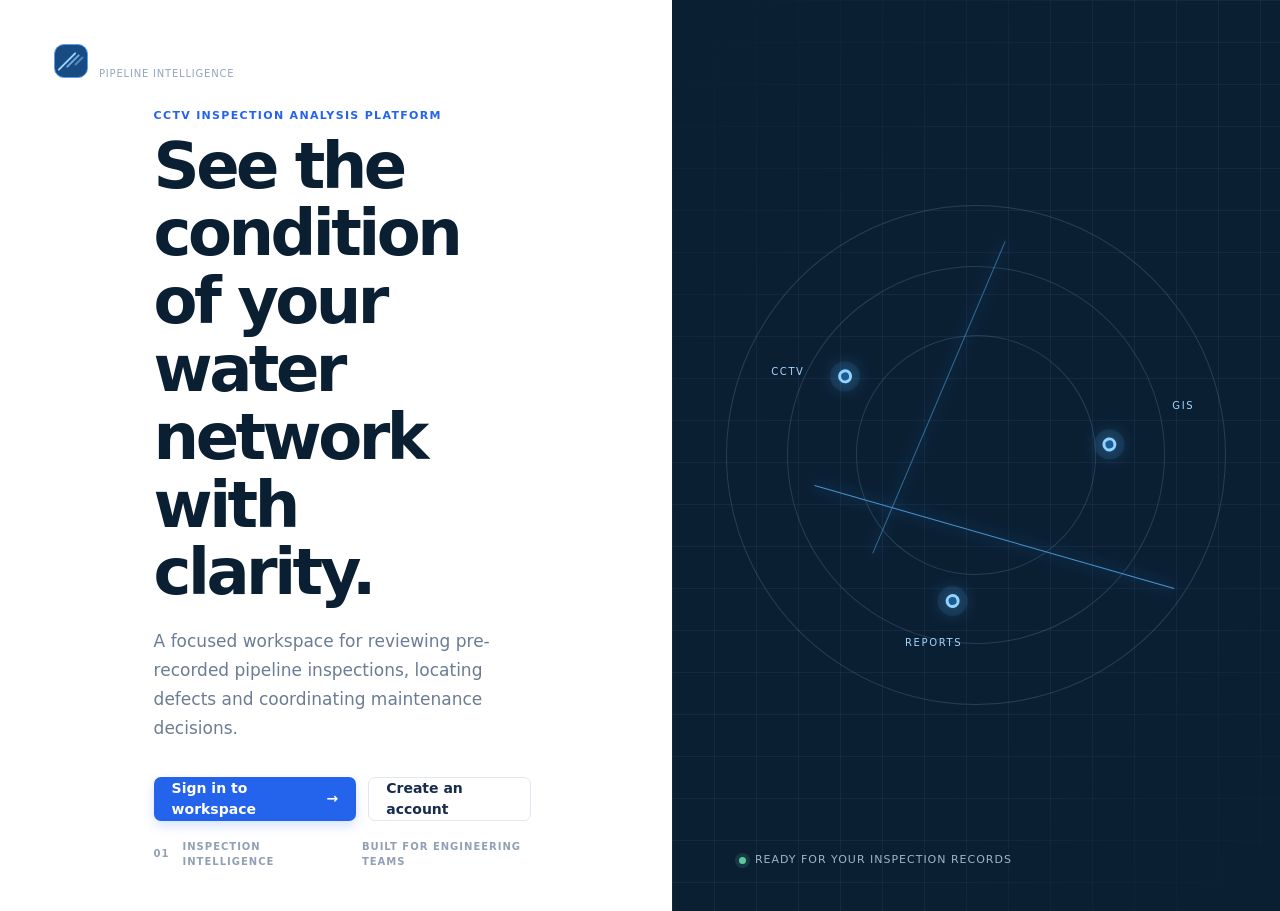
<file: frontend/public/index.html>
<!doctype html>
<html lang="en">
<head>
  <meta charset="UTF-8" />
  <meta name="viewport" content="width=device-width, initial-scale=1.0" />
  <meta name="description" content="AquaInspect — software for CCTV pipeline inspection analysis." />
  <title>AquaInspect | Pipeline Inspection Analysis</title>
  <link rel="stylesheet" href="style.css" />
</head>
<body class="landing-page">
  <main class="landing-shell">
    <section class="landing-panel">
      <a class="brand brand-large" href="index.html" aria-label="AquaInspect home">
        <span class="brand-mark" aria-hidden="true"><span></span></span>
        <span><strong>AquaInspect</strong><small>Pipeline intelligence</small></span>
      </a>
      <div class="landing-copy">
        <p class="eyebrow">CCTV inspection analysis platform</p>
        <h1>See the condition of your water network with clarity.</h1>
        <p class="lead">A focused workspace for reviewing pre-recorded pipeline inspections, locating defects and coordinating maintenance decisions.</p>
        <div class="landing-actions">
          <a class="button button-primary" href="login.html">Sign in to workspace <span aria-hidden="true">→</span></a>
          <a class="button button-secondary" href="signup.html">Create an account</a>
        </div>
      </div>
      <div class="landing-meta"><span>01</span><span>Inspection intelligence</span><span class="meta-line"></span><span>Built for engineering teams</span></div>
    </section>
    <aside class="landing-aside" aria-label="Platform overview">
      <div class="grid-overlay"></div>
      <div class="network-visual"><div class="network-ring ring-one"></div><div class="network-ring ring-two"></div><div class="network-line line-one"></div><div class="network-line line-two"></div><div class="network-node node-one"></div><div class="network-node node-two"></div><div class="network-node node-three"></div><div class="visual-label label-one">CCTV</div><div class="visual-label label-two">GIS</div><div class="visual-label label-three">REPORTS</div></div>
      <div class="aside-caption"><span class="status-dot"></span><span>Ready for your inspection records</span></div>
    </aside>
  </main>
</body>
</html>
</file>
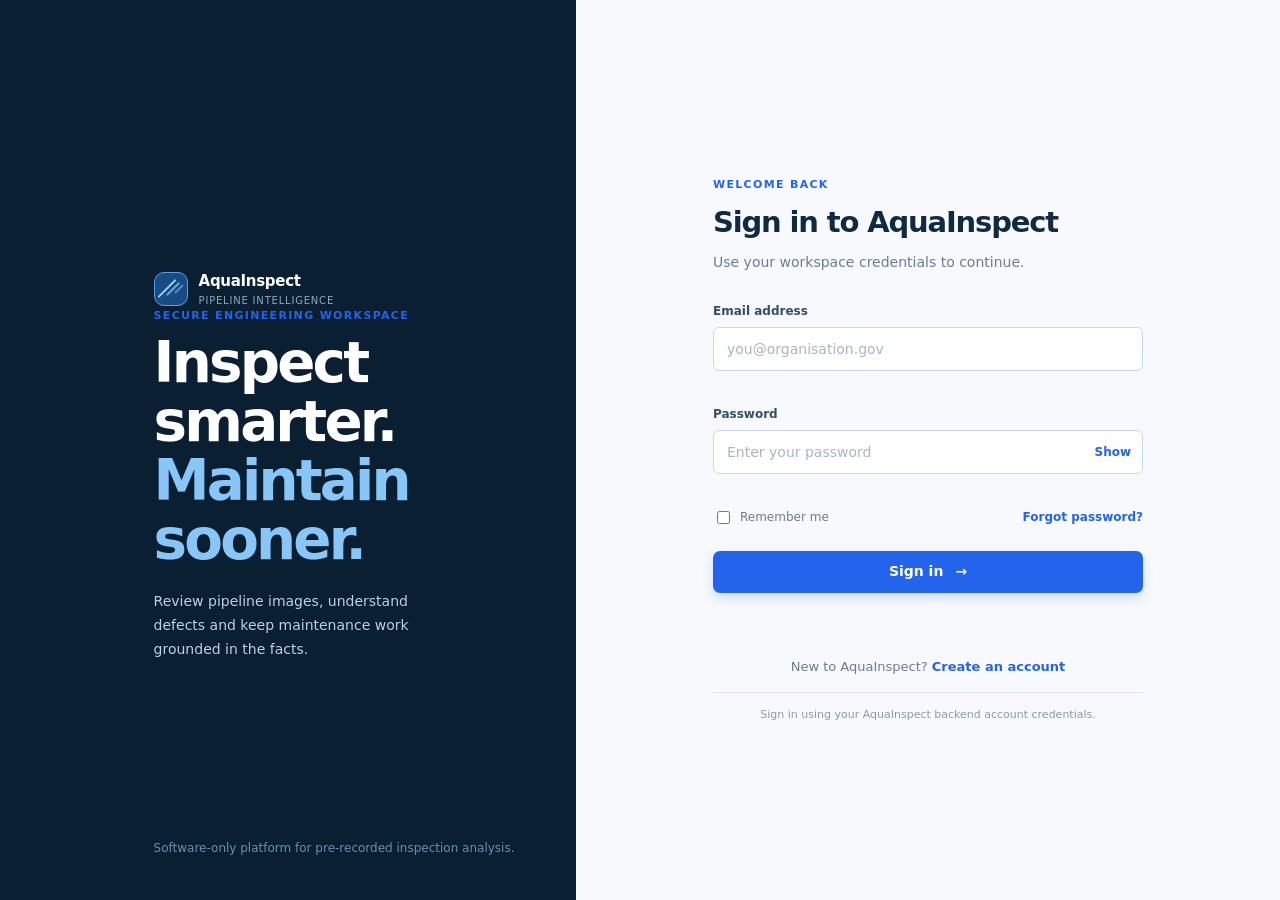
<file: frontend/public/login.html>
<!doctype html>
<html lang="en">
<head>
  <meta charset="UTF-8" />
  <meta name="viewport" content="width=device-width, initial-scale=1.0" />
  <title>Sign in | AquaInspect</title>
  <link rel="stylesheet" href="style.css" />
</head>

<body class="auth-page">
  <main class="auth-layout">

    <section class="auth-intro">
      <a class="brand" href="index.html">
        <span class="brand-mark" aria-hidden="true"><span></span></span>
        <span>
          <strong>AquaInspect</strong>
          <small>Pipeline intelligence</small>
        </span>
      </a>

      <div>
        <p class="eyebrow">Secure engineering workspace</p>
        <h1>Inspect smarter.<br /><em>Maintain sooner.</em></h1>
        <p>Review pipeline images, understand defects and keep maintenance work grounded in the facts.</p>
      </div>

      <p class="auth-footnote">
        Software-only platform for pre-recorded inspection analysis.
      </p>
    </section>

    <section class="auth-card-wrap">
      <div class="auth-card">

        <a class="mobile-brand brand" href="index.html">
          <span class="brand-mark"><span></span></span>
          <span>
            <strong>AquaInspect</strong>
            <small>Pipeline intelligence</small>
          </span>
        </a>

        <div class="form-heading">
          <p class="eyebrow">Welcome back</p>
          <h2>Sign in to AquaInspect</h2>
          <p>Use your workspace credentials to continue.</p>
        </div>

        <form id="login-form" novalidate>

          <div class="field">
            <label for="login-email">Email address</label>
            <input
              id="login-email"
              name="email"
              type="email"
              autocomplete="email"
              placeholder="you@organisation.gov"
              required
            />
            <span class="field-error" data-error-for="login-email"></span>
          </div>

          <div class="field">
            <label for="login-password">Password</label>

            <div class="password-wrap">
              <input
                id="login-password"
                name="password"
                type="password"
                autocomplete="current-password"
                placeholder="Enter your password"
                required
                minlength="8"
              />

              <button
                class="password-toggle"
                type="button"
                data-toggle-password="login-password"
                aria-label="Show password"
              >Show</button>
            </div>

            <span class="field-error" data-error-for="login-password"></span>
          </div>

          <div class="form-row">
            <label class="check-label">
              <input type="checkbox" name="remember" />
              <span>Remember me</span>
            </label>

            <a
              href="#"
              data-notice="Password recovery is not available yet."
            >Forgot password?</a>
          </div>

          <button class="button button-primary button-full" type="submit">
            Sign in <span aria-hidden="true">→</span>
          </button>

          <div class="form-message" id="login-message" role="status"></div>

        </form>

        <p class="auth-switch">
          New to AquaInspect? <a href="signup.html">Create an account</a>
        </p>

        <p class="api-note">
          Sign in using your AquaInspect backend account credentials.
        </p>

      </div>
    </section>

  </main>

  <script src="script.js"></script>
</body>
</html>
</file>
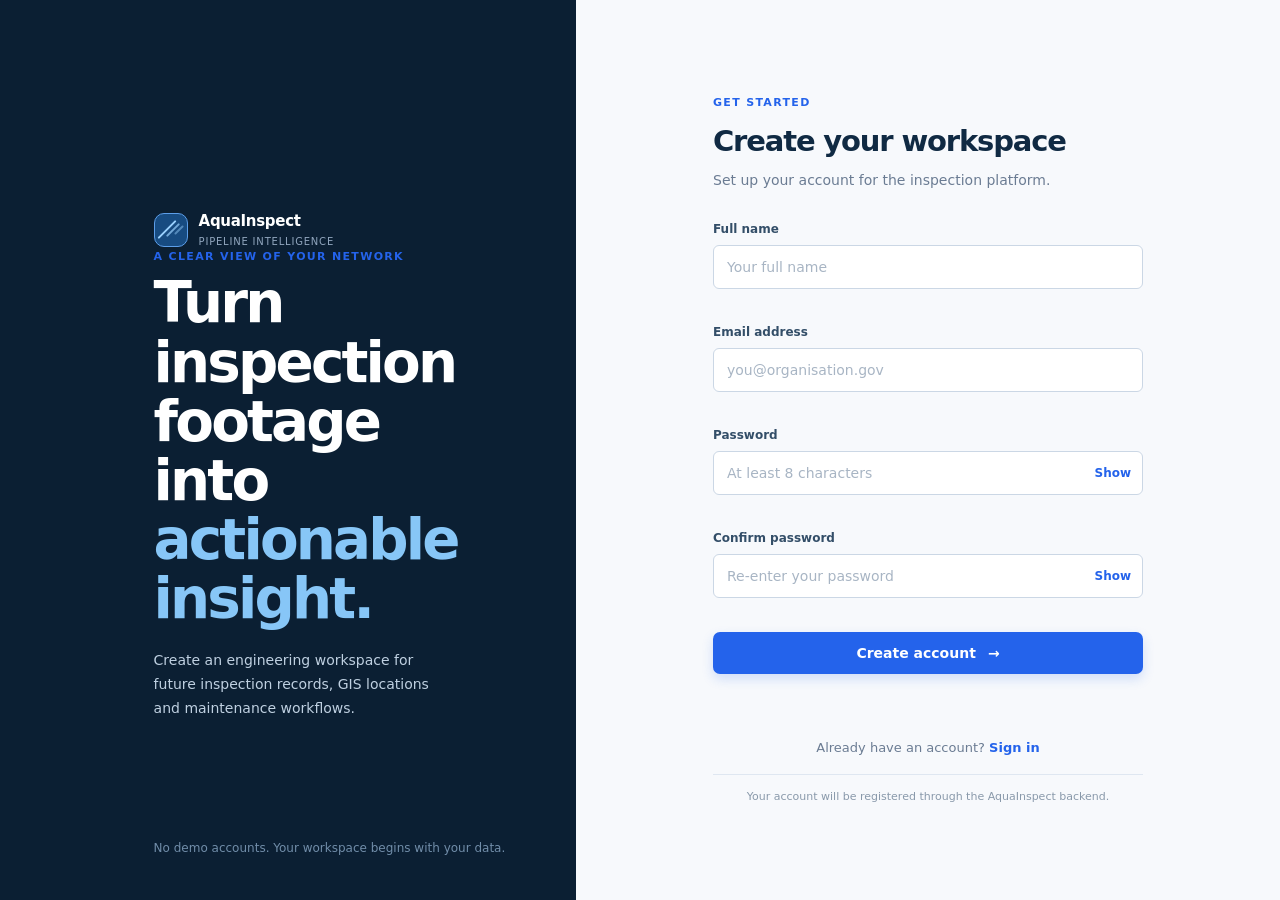
<file: frontend/public/signup.html>
<!doctype html>
<html lang="en">
<head>
  <meta charset="UTF-8" />
  <meta name="viewport" content="width=device-width, initial-scale=1.0" />
  <title>Create account | AquaInspect</title>
  <link rel="stylesheet" href="style.css" />
</head>

<body class="auth-page">
  <main class="auth-layout">

    <section class="auth-intro">
      <a class="brand" href="index.html">
        <span class="brand-mark" aria-hidden="true"><span></span></span>
        <span>
          <strong>AquaInspect</strong>
          <small>Pipeline intelligence</small>
        </span>
      </a>

      <div>
        <p class="eyebrow">A clear view of your network</p>
        <h1>Turn inspection footage into <em>actionable insight.</em></h1>
        <p>Create an engineering workspace for future inspection records, GIS locations and maintenance workflows.</p>
      </div>

      <p class="auth-footnote">No demo accounts. Your workspace begins with your data.</p>
    </section>

    <section class="auth-card-wrap">
      <div class="auth-card">

        <a class="mobile-brand brand" href="index.html">
          <span class="brand-mark"><span></span></span>
          <span>
            <strong>AquaInspect</strong>
            <small>Pipeline intelligence</small>
          </span>
        </a>

        <div class="form-heading">
          <p class="eyebrow">Get started</p>
          <h2>Create your workspace</h2>
          <p>Set up your account for the inspection platform.</p>
        </div>

        <form id="signup-form" novalidate>

          <div class="field">
            <label for="signup-name">Full name</label>
            <input
              id="signup-name"
              name="name"
              type="text"
              autocomplete="name"
              placeholder="Your full name"
              required
            />
            <span class="field-error" data-error-for="signup-name"></span>
          </div>

          <div class="field">
            <label for="signup-email">Email address</label>
            <input
              id="signup-email"
              name="email"
              type="email"
              autocomplete="email"
              placeholder="you@organisation.gov"
              required
            />
            <span class="field-error" data-error-for="signup-email"></span>
          </div>

          <div class="field">
            <label for="signup-password">Password</label>
            <div class="password-wrap">
              <input
                id="signup-password"
                name="password"
                type="password"
                autocomplete="new-password"
                placeholder="At least 8 characters"
                required
                minlength="8"
              />
              <button
                class="password-toggle"
                type="button"
                data-toggle-password="signup-password"
                aria-label="Show password"
              >Show</button>
            </div>
            <span class="field-error" data-error-for="signup-password"></span>
          </div>

          <div class="field">
            <label for="signup-confirm">Confirm password</label>
            <div class="password-wrap">
              <input
                id="signup-confirm"
                name="confirm"
                type="password"
                autocomplete="new-password"
                placeholder="Re-enter your password"
                required
              />
              <button
                class="password-toggle"
                type="button"
                data-toggle-password="signup-confirm"
                aria-label="Show password"
              >Show</button>
            </div>
            <span class="field-error" data-error-for="signup-confirm"></span>
          </div>

          <button class="button button-primary button-full" type="submit">
            Create account <span aria-hidden="true">→</span>
          </button>

          <div class="form-message" id="signup-message" role="status"></div>

        </form>

        <p class="auth-switch">
          Already have an account? <a href="login.html">Sign in</a>
        </p>

        <p class="api-note">
          Your account will be registered through the AquaInspect backend.
        </p>

      </div>
    </section>

  </main>

  <script src="script.js"></script>
</body>
</html>
</file>
<file: frontend/public/style.css>
:root{--navy:#102a43;--navy-deep:#0b1f33;--blue:#2463eb;--blue-soft:#eaf1ff;--ink:#172b4d;--muted:#6b7c93;--line:#dfe7f1;--surface:#f6f8fb;--white:#fff;--red:#d64545;--amber:#c77c11;--green:#2d8a61;--shadow:0 12px 32px rgba(18,42,67,.07);font-family:Inter,ui-sans-serif,system-ui,-apple-system,BlinkMacSystemFont,"Segoe UI",sans-serif}*{box-sizing:border-box}body{margin:0;background:var(--surface);color:var(--ink);font-size:14px;line-height:1.5}a{color:inherit;text-decoration:none}button,input,select{font:inherit}button{cursor:pointer}.brand{display:flex;align-items:center;gap:11px;color:var(--white)}.brand strong{display:block;font-size:15px;letter-spacing:-.02em}.brand small{display:block;margin-top:1px;color:#91a6be;font-size:10px;letter-spacing:.08em;text-transform:uppercase}.brand-mark{position:relative;display:grid;place-items:center;width:34px;height:34px;border:1px solid #5c9ee9;border-radius:10px;overflow:hidden;background:#174b81}.brand-mark:before,.brand-mark:after,.brand-mark span{content:"";position:absolute;width:2px;background:#9bd2ff;border-radius:4px;transform:rotate(45deg)}.brand-mark:before{height:25px;left:11px}.brand-mark:after{height:18px;left:17px;opacity:.7}.brand-mark span{height:12px;left:23px;opacity:.45}.brand-large{position:absolute;top:42px;left:54px}.eyebrow{margin:0 0 8px;color:var(--blue);font-size:11px;font-weight:750;letter-spacing:.12em;text-transform:uppercase}.button{display:inline-flex;align-items:center;justify-content:center;gap:12px;min-height:42px;padding:0 17px;border:1px solid transparent;border-radius:7px;font-weight:700;transition:transform .2s,background .2s,box-shadow .2s}.button:hover{transform:translateY(-1px)}.button-primary{background:var(--blue);color:var(--white);box-shadow:0 5px 12px rgba(36,99,235,.18)}.button-primary:hover{background:#1755d8}.button-secondary{border-color:var(--line);background:var(--white);color:var(--ink)}.button-full{width:100%}.button:disabled{cursor:not-allowed;opacity:.5;box-shadow:none}.landing-shell{display:grid;min-height:100vh;grid-template-columns:1.05fr .95fr;background:var(--white)}.landing-panel{position:relative;display:flex;flex-direction:column;justify-content:center;padding:12vh 11vw 10vh 12vw}.landing-copy{max-width:570px}.landing-copy h1{margin:0 0 20px;color:var(--navy-deep);font-size:clamp(42px,5vw,70px);line-height:1.06;letter-spacing:-.055em}.lead{max-width:510px;color:var(--muted);font-size:17px;line-height:1.7}.landing-actions{display:flex;gap:12px;margin-top:34px}.landing-meta{position:absolute;bottom:42px;left:12vw;right:10vw;display:flex;align-items:center;gap:13px;color:#91a0b3;font-size:10px;font-weight:700;letter-spacing:.1em;text-transform:uppercase}.meta-line{height:1px;flex:1;background:var(--line)}.landing-aside{position:relative;display:grid;place-items:center;overflow:hidden;background:var(--navy-deep)}.grid-overlay{position:absolute;inset:0;background-image:linear-gradient(rgba(142,194,243,.07) 1px,transparent 1px),linear-gradient(90deg,rgba(142,194,243,.07) 1px,transparent 1px);background-size:42px 42px;mask-image:linear-gradient(135deg,transparent,black 35%,black 70%,transparent)}.network-visual{position:relative;width:min(48vw,500px);height:500px;border:1px solid rgba(145,194,234,.2);border-radius:50%;transform:rotate(-14deg)}.network-ring{position:absolute;border:1px solid rgba(145,194,234,.19);border-radius:50%}.ring-one{inset:12%}.ring-two{inset:26%}.network-line{position:absolute;height:1px;background:#4994d0;transform-origin:left center;box-shadow:0 0 14px #2b8bd4}.line-one{width:75%;top:48%;left:17%;transform:rotate(30deg)}.line-two{width:68%;top:64%;left:25%;transform:rotate(-53deg);opacity:.65}.network-node{position:absolute;width:14px;height:14px;border:3px solid #92d3ff;border-radius:50%;background:#1b5d92;box-shadow:0 0 0 8px rgba(79,158,218,.12),0 0 20px #4098d4}.node-one{top:27%;left:27%}.node-two{top:53%;left:75%}.node-three{top:76%;left:37%}.visual-label{position:absolute;color:#9fd6ff;font-size:10px;letter-spacing:.16em;transform:rotate(14deg)}.label-one{top:23%;left:14%}.label-two{top:49%;right:5%}.label-three{bottom:14%;left:27%}.aside-caption{position:absolute;bottom:42px;left:11%;display:flex;align-items:center;gap:9px;color:#9eb4ca;font-size:11px;text-transform:uppercase;letter-spacing:.09em}.status-dot{display:inline-block;width:7px;height:7px;border-radius:50%;background:#61c59e;box-shadow:0 0 0 4px rgba(97,197,158,.15)}.auth-page{background:var(--navy-deep)}.auth-layout{display:grid;min-height:100vh;grid-template-columns:45% 55%}.auth-intro{position:relative;display:flex;flex-direction:column;justify-content:center;padding:13vh 10vw 8vh 12vw;background:var(--navy-deep);color:#bfd0e1}.auth-intro h1{margin:0 0 21px;color:var(--white);font-size:clamp(38px,4.4vw,63px);line-height:1.05;letter-spacing:-.05em}.auth-intro h1 em{color:#87c6f7;font-style:normal}.auth-intro>div p:not(.eyebrow){max-width:410px;line-height:1.7}.auth-footnote{position:absolute;bottom:43px;margin:0;color:#718da9;font-size:12px}.auth-card-wrap{display:grid;place-items:center;background:#f7f9fc;padding:50px 8vw}.auth-card{width:100%;max-width:430px}.form-heading{margin-bottom:29px}.form-heading h2{margin:0 0 7px;color:var(--navy);font-size:29px;letter-spacing:-.04em}.form-heading p:last-child{margin:0;color:var(--muted)}.field{margin-bottom:17px}.field label{display:block;margin-bottom:7px;color:#334e68;font-size:12px;font-weight:750}.field input,.field select,.filter-grid input{width:100%;height:44px;padding:0 13px;border:1px solid #cbd7e5;border-radius:6px;outline:none;background:var(--white);color:var(--ink)}.field input:focus,.field select:focus,.search-field:focus-within{border-color:#6696e8;box-shadow:0 0 0 3px rgba(36,99,235,.1)}.field input::placeholder{color:#a8b5c4}.password-wrap{position:relative}.password-wrap input{padding-right:62px}.password-toggle{position:absolute;top:0;right:0;height:44px;padding:0 12px;border:0;background:transparent;color:var(--blue);font-size:12px;font-weight:700}.field-error{display:block;min-height:17px;padding-top:4px;color:var(--red);font-size:11px}.form-row{display:flex;align-items:center;justify-content:space-between;margin:2px 0 24px;color:var(--muted);font-size:12px}.form-row a,.auth-switch a,.text-link{color:var(--blue);font-weight:700}.check-label{display:flex;align-items:center;gap:7px}.check-label input{accent-color:var(--blue)}.form-message{min-height:25px;margin-top:12px;color:var(--green);font-size:12px}.form-message.error{color:var(--red)}.auth-switch{margin:27px 0 0;color:var(--muted);text-align:center;font-size:13px}.api-note{margin:16px 0 0;padding-top:14px;border-top:1px solid var(--line);color:#8999aa;font-size:11px;text-align:center}.mobile-brand{display:none}.app-shell{display:flex;min-height:100vh}.sidebar{position:fixed;z-index:10;display:flex;width:244px;height:100vh;flex-direction:column;background:var(--navy-deep);color:#9aafc4}.sidebar-top{padding:25px 23px 24px}.main-nav{flex:1;padding:0 12px}.nav-label{margin:19px 13px 9px;color:#627d99;font-size:10px;font-weight:800;letter-spacing:.12em;text-transform:uppercase}.nav-link{display:flex;align-items:center;gap:12px;padding:10px 13px;border-radius:6px;color:#9bb0c5;font-size:13px}.nav-link:hover,.nav-link.active{background:#173a5b;color:var(--white)}.nav-link.active{box-shadow:inset 2px 0 var(--blue)}.nav-icon{width:16px;color:#82a7c8;font-size:16px;text-align:center}.sidebar-bottom{padding:18px 12px;border-top:1px solid rgba(170,200,228,.12)}.api-status{display:flex;align-items:center;gap:10px;margin:4px 10px 19px}.api-status strong,.api-status small{display:block}.api-status strong{color:#c3d2df;font-size:11px}.api-status small{margin-top:2px;color:#718da9;font-size:10px}.logout-link{margin-top:5px}.app-main{width:calc(100% - 244px);margin-left:244px}.topbar{display:flex;height:76px;align-items:center;justify-content:space-between;padding:0 4.6%;border-bottom:1px solid var(--line);background:var(--white)}.breadcrumb{display:flex;gap:10px;color:#96a4b3;font-size:12px}.breadcrumb strong{color:var(--ink)}.topbar-actions{display:flex;align-items:center;gap:22px}.icon-button{border:0;background:transparent;color:#7690aa;font-size:20px}.user-menu{display:flex;align-items:center;gap:10px}.avatar{display:grid;width:31px;height:31px;place-items:center;border-radius:50%;background:#e5effd;color:var(--blue);font-weight:800}.user-meta strong,.user-meta small{display:block}.user-meta strong{font-size:12px}.user-meta small{color:var(--muted);font-size:10px}.menu-toggle,.sidebar-close{display:none}.dashboard-content{padding:42px 4.6% 70px}.page-section{display:none;animation:fade .25s ease}.page-section.active-section{display:block}@keyframes fade{from{opacity:.5;transform:translateY(3px)}to{opacity:1;transform:none}}.section-heading{display:flex;align-items:flex-end;justify-content:space-between;margin-bottom:29px}.section-heading h1{margin:0;color:var(--navy);font-size:32px;letter-spacing:-.04em}.section-heading h1 span{color:var(--blue)}.section-subtitle{margin:7px 0 0;color:var(--muted)}.stat-grid{display:grid;grid-template-columns:repeat(4,1fr);gap:14px;margin-bottom:18px}.stat-card{position:relative;padding:20px;background:var(--white);border:1px solid var(--line);border-radius:8px;box-shadow:var(--shadow)}.stat-card>div{display:flex;align-items:center;gap:11px}.stat-card span{color:var(--muted);font-size:11px}.stat-card strong{display:block;margin-top:4px;color:var(--navy);font-size:28px;letter-spacing:-.04em}.stat-card small{display:block;margin-top:12px;color:#9aabba;font-size:10px}.stat-icon{display:grid;width:31px;height:31px;place-items:center;border-radius:6px;font-size:16px}.stat-icon.blue{background:#e5effd;color:var(--blue)}.stat-icon.amber{background:#fff3db;color:var(--amber)}.stat-icon.red{background:#fee9e7;color:var(--red)}.stat-icon.slate{background:#e9eef4;color:#58718c}.dashboard-grid{display:grid;grid-template-columns:1.4fr 1fr;gap:18px}.panel{border:1px solid var(--line);border-radius:8px;background:var(--white);box-shadow:var(--shadow)}.empty-panel{display:flex;min-height:320px;align-items:center;flex-direction:column;justify-content:center;padding:32px;text-align:center}.empty-icon{display:grid;width:45px;height:45px;place-items:center;margin-bottom:14px;border:1px solid #c7dbf5;border-radius:50%;background:#eff6ff;color:var(--blue);font-size:24px}.empty-panel h2,.table-empty h2{margin:0;color:var(--navy);font-size:18px;letter-spacing:-.02em}.empty-panel p,.table-empty p{max-width:360px;margin:7px 0 20px;color:var(--muted)}.text-link{font-size:12px}.readiness-panel{padding:24px}.panel-header{display:flex;align-items:flex-start;justify-content:space-between;margin-bottom:23px}.panel-header h2{margin:0;color:var(--navy);font-size:18px;letter-spacing:-.03em}.neutral-badge{padding:4px 8px;border-radius:4px;background:#eef2f6;color:#718196;font-size:10px;font-weight:750;letter-spacing:.05em;text-transform:uppercase}.readiness-list>div{display:flex;gap:13px;padding:17px 0;border-top:1px solid var(--line)}.readiness-number{color:#8ea2b7;font-size:11px;font-weight:800}.readiness-list strong,.readiness-list small{display:block}.readiness-list strong{font-size:13px}.readiness-list small{margin-top:2px;color:var(--muted);font-size:11px}.inspection-layout{display:grid;grid-template-columns:1.1fr .9fr;gap:18px}.inspection-form,.video-panel{padding:27px}.form-grid{display:grid;grid-template-columns:1fr 1fr;gap:14px}.upload-zone{display:flex;min-height:165px;align-items:center;justify-content:center;flex-direction:column;margin:8px 0 18px;border:1px dashed #a9bdd3;border-radius:7px;background:#f8fbff;color:var(--muted);text-align:center}.upload-zone.dragover{border-color:var(--blue);background:var(--blue-soft)}.upload-icon{display:grid;width:34px;height:34px;place-items:center;margin-bottom:8px;border-radius:50%;background:var(--blue-soft);color:var(--blue);font-size:20px}.upload-zone strong{color:var(--navy);font-size:13px}.upload-zone span{margin:4px 0 13px;font-size:11px}.upload-zone p{margin:10px 0 0;color:var(--green);font-size:11px}.video-preview{display:flex;min-height:330px;align-items:center;justify-content:center;flex-direction:column;background:#edf2f7;border-radius:6px;color:var(--muted);text-align:center}.video-preview .empty-icon{margin-bottom:8px}.video-preview video{width:100%;height:100%;min-height:330px;object-fit:contain;background:#0e2032}.table-panel{overflow:hidden}.table-toolbar{display:flex;justify-content:space-between;gap:12px;padding:18px;border-bottom:1px solid var(--line)}.search-field{display:flex;min-width:250px;height:40px;align-items:center;gap:8px;padding:0 11px;border:1px solid #cbd7e5;border-radius:6px;background:var(--white)}.search-field span{color:#7990a9;font-size:20px}.search-field input{width:100%;border:0;outline:0;color:var(--ink)}.table-toolbar select,.filter-grid select,.filter-grid input{height:40px;padding:0 11px;border:1px solid #cbd7e5;border-radius:6px;background:var(--white);color:var(--muted);outline:0;font-size:12px}.table-empty{display:flex;min-height:310px;align-items:center;justify-content:center;flex-direction:column;text-align:center}.table-empty .empty-icon{margin-bottom:12px}.map-legend{display:flex;flex-wrap:wrap;gap:13px;color:var(--muted);font-size:11px}.map-legend span{display:flex;align-items:center;gap:6px}.legend-dot{width:8px;height:8px;border-radius:50%}.legend-dot.green{background:#39a873}.legend-dot.yellow{background:#e4b333}.legend-dot.orange{background:#e78c31}.legend-dot.red{background:#d64545}.map-panel{position:relative;min-height:500px;overflow:hidden}.map-panel #inspection-map{height:500px;filter:saturate(.7)}.map-empty{position:absolute;z-index:500;top:50%;left:50%;display:flex;align-items:center;flex-direction:column;transform:translate(-50%,-50%);text-align:center;pointer-events:none}.map-empty h2{margin:0;color:var(--navy);font-size:18px}.map-empty p{margin:7px 0;color:var(--muted);white-space:nowrap;font-size:12px}.filter-grid{display:grid;grid-template-columns:1.4fr 1fr 1fr 1fr;gap:10px;padding:18px;border-bottom:1px solid var(--line)}.filter-grid .search-field{min-width:0}.sidebar-close{color:#c8d7e6}.leaflet-control-attribution{font-size:9px!important}.global-notice{position:fixed;z-index:2000;right:22px;bottom:22px;max-width:340px;padding:14px 16px;border:1px solid #c9d7e6;border-radius:7px;background:var(--navy-deep);box-shadow:0 12px 24px rgba(11,31,51,.22);color:#fff;font-size:12px;opacity:0;transform:translateY(10px);pointer-events:none;transition:opacity .2s,transform .2s}.global-notice.visible{opacity:1;transform:none}@media(max-width:1050px){.landing-panel{padding-left:8vw}.brand-large,.landing-meta{left:8vw}.stat-grid{grid-template-columns:repeat(2,1fr)}.dashboard-grid,.inspection-layout{grid-template-columns:1fr}.auth-intro{padding-left:8vw}.auth-card-wrap{padding:50px 6vw}}@media(max-width:760px){.landing-shell,.auth-layout{display:block}.landing-panel{min-height:67vh;padding:110px 28px 50px}.landing-aside{min-height:33vh}.brand-large{top:28px;left:28px}.landing-copy h1{font-size:42px}.landing-actions{flex-direction:column;align-items:stretch}.landing-meta{bottom:25px;left:28px;right:28px}.network-visual{width:300px;height:300px}.aside-caption{bottom:20px;left:28px}.auth-intro{display:none}.auth-card-wrap{min-height:100vh;padding:32px 22px}.mobile-brand{display:flex;margin-bottom:58px;color:var(--navy)}.mobile-brand .brand-mark{background:var(--navy)}.mobile-brand small{color:var(--muted)}.sidebar{left:-244px;transition:left .2s}.sidebar.open{left:0;box-shadow:12px 0 30px rgba(0,0,0,.2)}.sidebar-close,.menu-toggle{display:block}.sidebar-top{display:flex;align-items:center;justify-content:space-between}.app-main{width:100%;margin-left:0}.topbar{height:64px;padding:0 20px}.menu-toggle{margin-right:14px}.breadcrumb{flex:1}.topbar-actions{gap:8px}.user-meta{display:none}.dashboard-content{padding:30px 20px 50px}.section-heading{align-items:flex-start;flex-direction:column;gap:18px}.section-heading h1{font-size:28px}.stat-grid{grid-template-columns:1fr 1fr;gap:10px}.stat-card{padding:15px}.stat-card strong{font-size:24px}.stat-card small{font-size:9px}.dashboard-grid{grid-template-columns:1fr}.form-grid{grid-template-columns:1fr}.inspection-form,.video-panel{padding:20px}.table-toolbar,.filter-grid{display:flex;align-items:stretch;flex-direction:column}.search-field{min-width:0}.map-legend{margin-top:3px}.map-panel,.map-panel #inspection-map{min-height:390px;height:390px}.map-empty p{white-space:normal;width:240px}.landing-aside .network-visual{transform:scale(.75) rotate(-14deg)}.landing-aside{min-height:35vh}.landing-copy .lead{font-size:15px}}

/* AquaInspect Integration Styles - Tables, Badges, Modals, Reports */
.table-wrap {
  width: 100%;
  overflow-x: auto;
}
.table-wrap table {
  width: 100%;
  border-collapse: collapse;
  text-align: left;
  font-size: 13px;
}
.table-wrap th {
  padding: 12px 16px;
  background: #f8fafc;
  color: var(--muted);
  font-size: 11px;
  font-weight: 700;
  text-transform: uppercase;
  letter-spacing: 0.06em;
  border-bottom: 1px solid var(--line);
  white-space: nowrap;
}
.table-wrap td {
  padding: 12px 16px;
  border-bottom: 1px solid var(--line);
  color: var(--ink);
  vertical-align: middle;
}
.table-wrap tbody tr:hover {
  background: #f8fbff;
}
.table-wrap .empty-row td {
  padding: 40px 20px;
  text-align: center;
  color: var(--muted);
}
.table-wrap .empty-row strong {
  display: block;
  font-size: 15px;
  color: var(--navy);
  margin-bottom: 4px;
}
.table-wrap .empty-row span {
  font-size: 12px;
}
.table-loading {
  display: flex;
  align-items: center;
  justify-content: center;
  gap: 10px;
  color: var(--muted);
  padding: 30px;
  font-size: 13px;
}
.loading-spinner {
  width: 18px;
  height: 18px;
  border: 2px solid var(--line);
  border-top-color: var(--blue);
  border-radius: 50%;
  animation: spin 0.8s linear infinite;
  display: inline-block;
}
@keyframes spin {
  to { transform: rotate(360deg); }
}

/* Status & Severity Badges */
.status-pill, .severity-pill {
  display: inline-flex;
  align-items: center;
  padding: 3px 8px;
  border-radius: 4px;
  font-size: 11px;
  font-weight: 700;
  letter-spacing: 0.03em;
  text-transform: capitalize;
  white-space: nowrap;
}
.severity-critical {
  background: #fee2e2;
  color: #b91c1c;
}
.severity-high {
  background: #ffedd5;
  color: #c2410c;
}
.severity-moderate, .severity-medium {
  background: #fef9c3;
  color: #a16207;
}
.severity-minor, .severity-low, .severity-normal {
  background: #dcfce7;
  color: #15803d;
}
.status-completed {
  background: #dcfce7;
  color: #15803d;
}
.status-uploaded {
  background: #e0f2fe;
  color: #0369a1;
}
.status-processing {
  background: #fef3c7;
  color: #b45309;
}
.status-partial {
  background: #fed7aa;
  color: #c2410c;
}
.status-failed {
  background: #fee2e2;
  color: #b91c1c;
}

/* Buttons */
.button-small {
  min-height: 30px;
  padding: 0 12px;
  font-size: 12px;
  font-weight: 600;
  border-radius: 5px;
}
.btn-action-group {
  display: inline-flex;
  gap: 6px;
}

/* Filter Rows */
.filter-row {
  display: flex;
  flex-wrap: wrap;
  align-items: center;
  gap: 12px;
  padding: 16px 20px;
  border-bottom: 1px solid var(--line);
  background: var(--white);
}
.filter-row input, .filter-row select {
  height: 40px;
  padding: 0 12px;
  border: 1px solid #cbd7e5;
  border-radius: 6px;
  background: var(--white);
  color: var(--ink);
  font-size: 13px;
  outline: none;
}
.filter-row input:focus, .filter-row select:focus {
  border-color: #6696e8;
  box-shadow: 0 0 0 3px rgba(36,99,235,.1);
}
.filter-row .search-input {
  flex: 1;
  min-width: 220px;
}

/* Modal */
.modal-backdrop {
  position: fixed;
  inset: 0;
  z-index: 1000;
  background: rgba(11, 31, 51, 0.6);
  backdrop-filter: blur(2px);
  display: flex;
  align-items: center;
  justify-content: center;
  padding: 20px;
}
.modal-content {
  background: var(--white);
  border-radius: 10px;
  max-width: 780px;
  width: 100%;
  max-height: 90vh;
  display: flex;
  flex-direction: column;
  box-shadow: 0 20px 40px rgba(0, 0, 0, 0.2);
  border: 1px solid var(--line);
  overflow: hidden;
  animation: modalIn 0.2s ease-out;
}
@keyframes modalIn {
  from { opacity: 0; transform: scale(0.96) translateY(6px); }
  to { opacity: 1; transform: scale(1) translateY(0); }
}
.modal-header {
  display: flex;
  align-items: center;
  justify-content: space-between;
  padding: 16px 22px;
  border-bottom: 1px solid var(--line);
  background: #f8fafc;
}
.modal-header h3 {
  margin: 0;
  font-size: 17px;
  color: var(--navy);
  letter-spacing: -0.02em;
}
.modal-close {
  font-size: 24px;
  line-height: 1;
  color: var(--muted);
  cursor: pointer;
  border: none;
  background: transparent;
}
.modal-close:hover {
  color: var(--ink);
}
.modal-body {
  padding: 22px;
  overflow-y: auto;
  font-size: 13px;
  color: var(--ink);
}

/* Inspection Report Controls */
.report-panel-content {
  width: 100%;
  padding: 20px;
  box-sizing: border-box;
}
.report-card {
  padding: 14px 16px;
  border: 1px solid var(--line);
  border-radius: 8px;
  background: #f8fafc;
  margin-top: 14px;
}
.report-meta-grid {
  display: grid;
  grid-template-columns: repeat(auto-fit, minmax(130px, 1fr));
  gap: 12px;
  margin-top: 10px;
}
.report-meta-item small {
  display: block;
  font-size: 10px;
  text-transform: uppercase;
  color: var(--muted);
  font-weight: 700;
  margin-bottom: 2px;
}
.report-meta-item strong {
  display: block;
  font-size: 13px;
  color: var(--navy);
}
.recent-reports-table {
  width: 100%;
  border-collapse: collapse;
  font-size: 12px;
  margin-top: 10px;
}
.recent-reports-table th {
  text-align: left;
  padding: 8px 10px;
  background: #f8fafc;
  border-bottom: 1px solid var(--line);
  color: var(--muted);
  font-size: 10px;
  text-transform: uppercase;
}
.recent-reports-table td {
  padding: 10px;
  border-bottom: 1px solid var(--line);
  vertical-align: middle;
}
</file>
